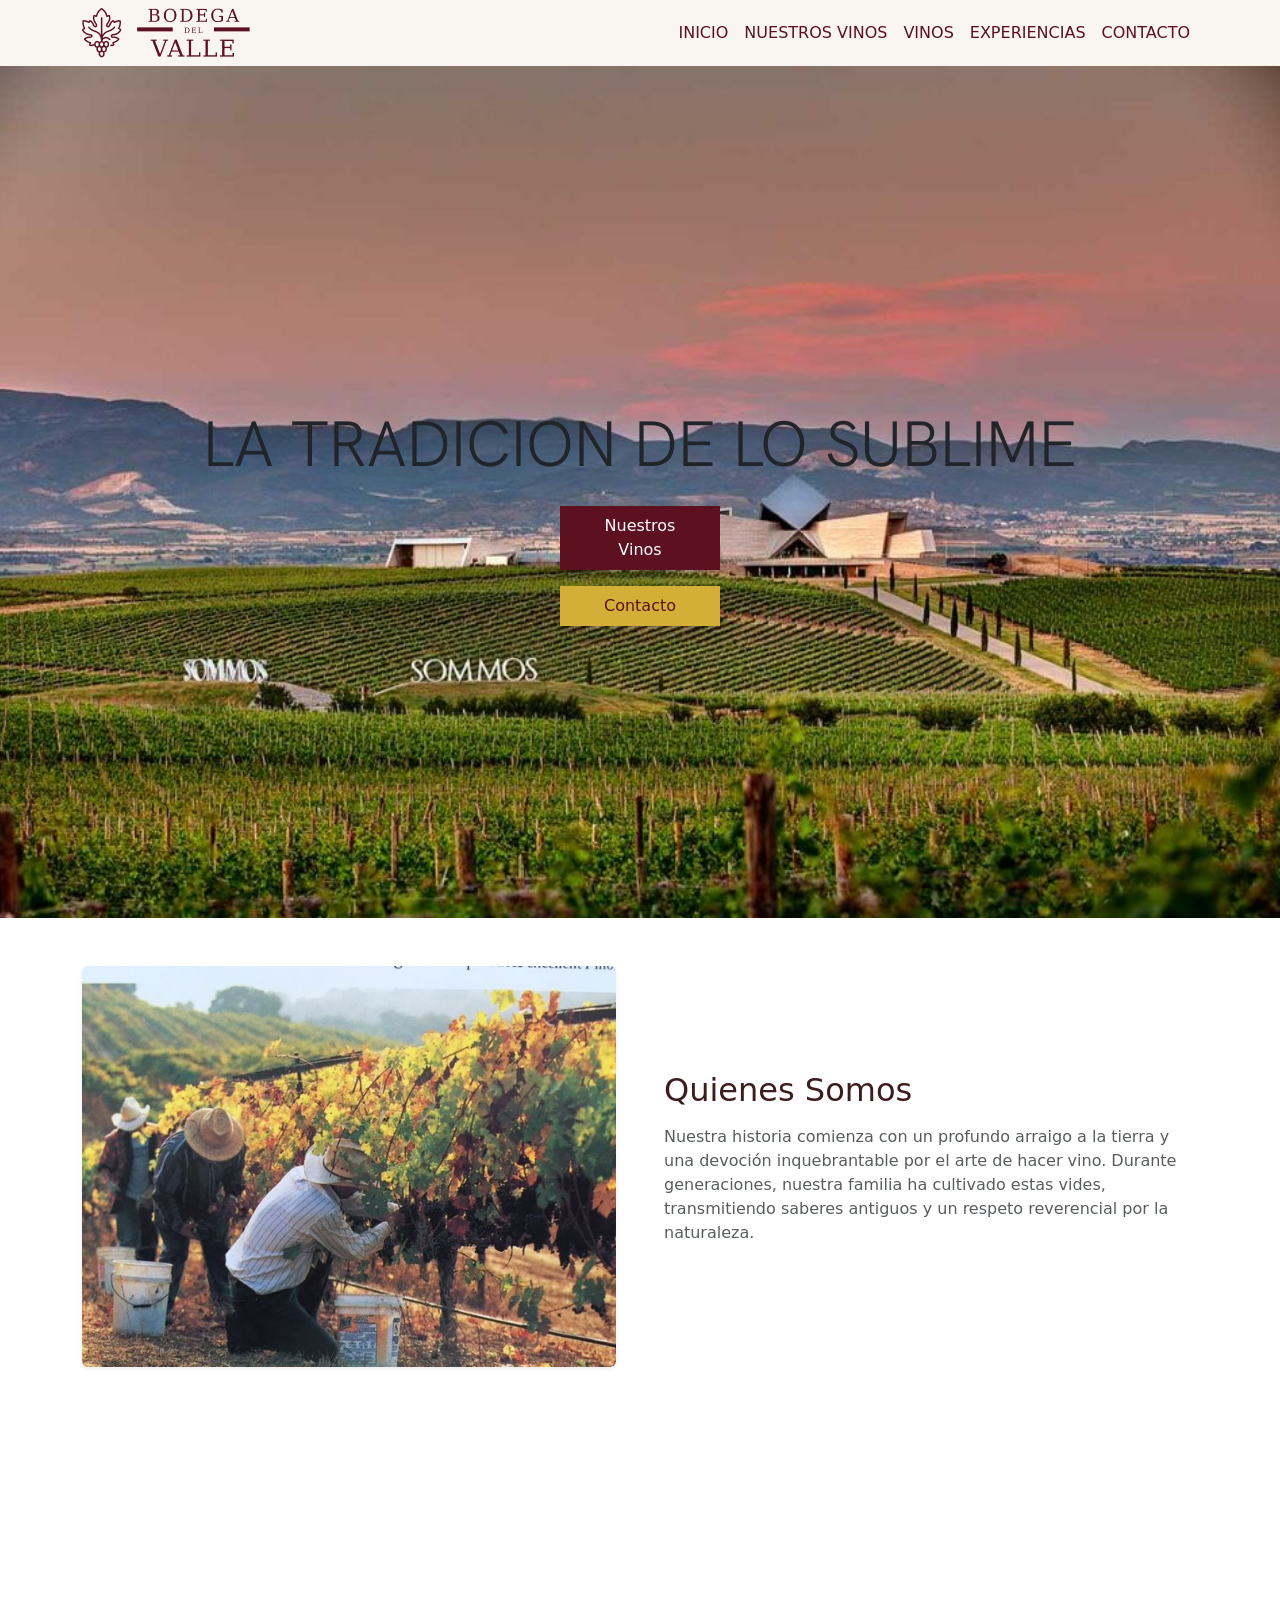
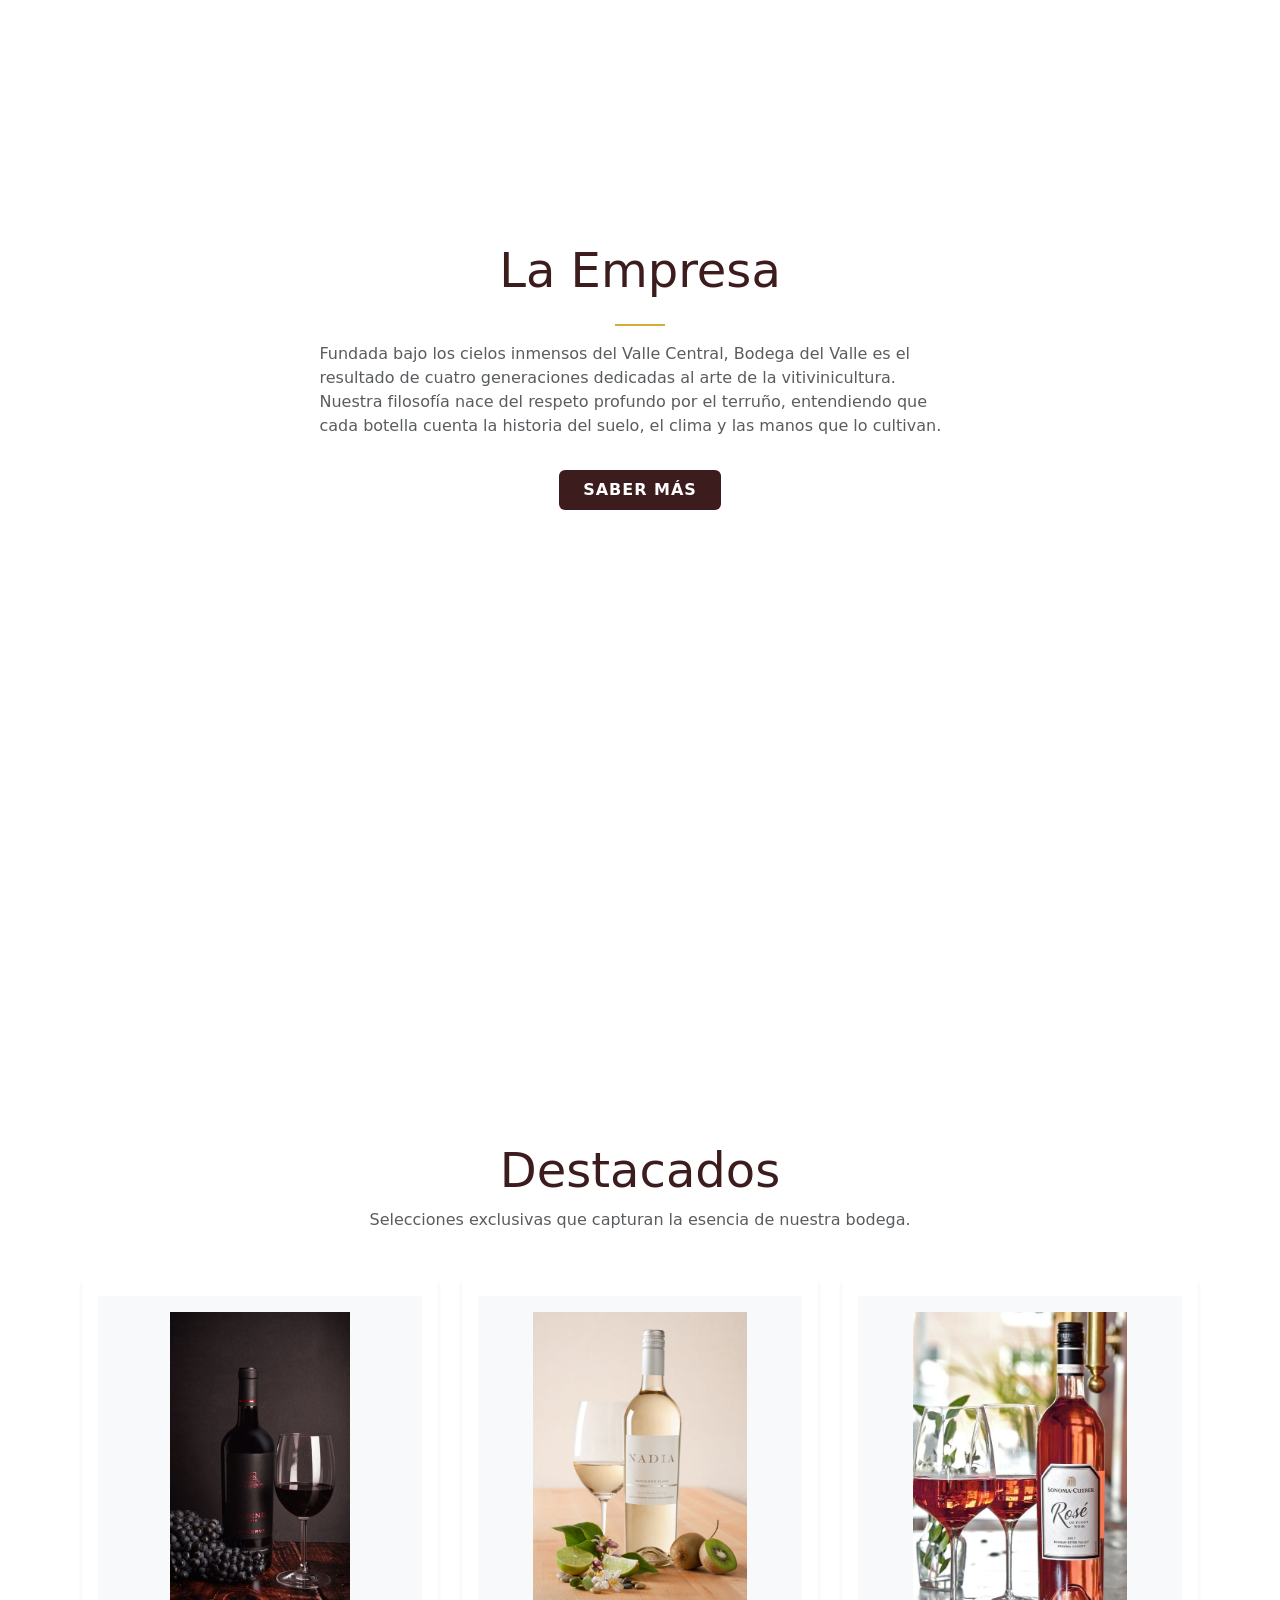
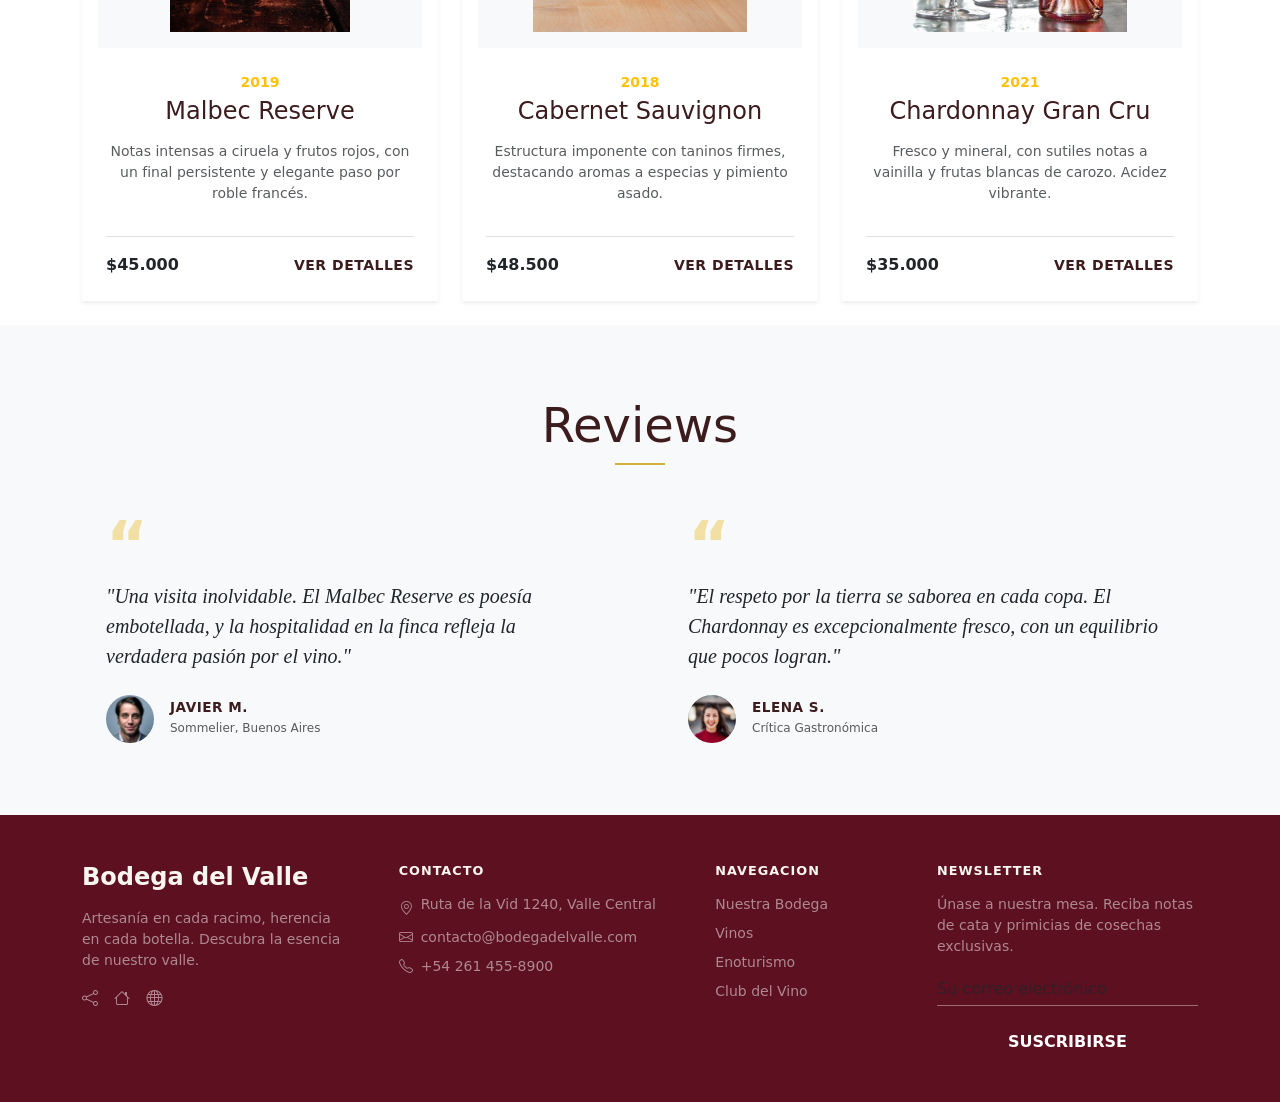
<file: index.html>
<!doctype html>
<html lang="es">
  <head>
    <link rel="preconnect" href="https://fonts.googleapis.com" />
    <link rel="preconnect" href="https://fonts.gstatic.com" crossorigin />
    <link
      href="https://fonts.googleapis.com/css2?family=Hanken+Grotesk:ital,wght@0,100..900;1,100..900&display=swap"
      rel="stylesheet"
    />
    <link rel="preconnect" href="https://fonts.gstatic.com" crossorigin />
    <link
      href="https://fonts.googleapis.com/css2?family=Libre+Caslon+Text:ital,wght@0,400;0,700;1,400&display=swap"
      rel="stylesheet"
    />
    <meta charset="UTF-8" />

    <meta name="viewport" content="width=device-width, initial-scale=1.0" />
    <link rel="stylesheet" href="style.css" />
    <link
      href="https://cdn.jsdelivr.net/npm/bootstrap@5.0.2/dist/css/bootstrap.min.css"
      rel="stylesheet"
      integrity="sha384-EVSTQN3/azprG1Anm3QDgpJLIm9Nao0Yz1ztcQTwFspd3yD65VohhpuuCOmLASjC"
      crossorigin="anonymous"
    />
    <link
      rel="stylesheet"
      href="https://cdn.jsdelivr.net/npm/bootstrap-icons@1.11.3/font/bootstrap-icons.min.css"
    />
    <link rel="icon" type="image/svg+xml" href="./img/favicon.png" />
    <title>Bodega del Valle</title>
  </head>
  <body>
    <header>
      <nav
        class="navbar navbar-expand-lg navbar-light"
        style="background-color: #f9f6f0"
      >
        <div class="container">
          <img
            src="./logo-header.png"
            class="img-fluid"
            alt="Descripción de la imagen"
          />
          <button
            class="navbar-toggler"
            type="button"
            data-bs-toggle="collapse"
            data-bs-target="#navbarNav"
          >
            <span class="navbar-toggler-icon"></span>
          </button>
          <div class="collapse navbar-collapse" id="navbarNav">
            <ul class="navbar-nav ms-auto">
              <li class="nav-item ">
                <a class="nav-link " href="index.html" style="color: #5d1020"
                  >Inicio</a
                >
              </li>
              <li class="nav-item">
                <a class="nav-link " href="#" style="color: #5d1020"
                  >Nuestros vinos</a
                >
              </li>
              <li class="nav-item">
                <a class="nav-link" href="catalogo.html" style="color: #5d1020" >Vinos</a>
              </li>
              <li class="nav-item">
                <a class="nav-link" href="#" style="color: #5d1020"
                  >Experiencias</a
                >
              </li>
              <li class="nav-item">
                <a class="nav-link" href="contacto.html" style="color: #5d1020">Contacto</a>
              </li>
            </ul>
          </div>
        </div>
      </nav>
    </header>

    <main>
      <section
        class="w-100 vh-100 d-flex flex-column justify-content-center align-items-center bg-custom-imagen"
      >
        <!-- El texto se centra automáticamente por el align-items-center del section -->
        <h1 class="text-center mb-4 display-3">LA TRADICION DE LO SUBLIME</h1>

        <!-- Contenedor de botones con flex y espacio (gap) -->
        <div class="hero-overlay d-flex flex-column align-items-center gap-3">
          <button class="btn-primo px-4 py-2">Nuestros Vinos</button>
          <button class="btn-segundo px-4 py-2">Contacto</button>
        </div>
      </section>

      <section class="w-100 vh-100 bg-white">
        <div class="container">
          <div class="row align-items-center g-4 g-lg-5">
            <!-- Columna Izquierda: Imagen -->
            <div class="col-12 col-lg-6">
              <img
                src="./img/quienes-somos-1.jpg"
                class="img-fluid rounded shadow-sm w-100"
                alt="Quiénes Somos - Viñedo"
              />
            </div>

            <div class="col-12 col-lg-6">
              <h2 class="libre-caslon-text-regular mb-3" style="color: #3d1c1e">Quienes Somos</h2>
             

              <p class="text-muted mb-3">
                Nuestra historia comienza con un profundo arraigo a la tierra y
                una devoción inquebrantable por el arte de hacer vino. Durante
                generaciones, nuestra familia ha cultivado estas vides,
                transmitiendo saberes antiguos y un respeto reverencial por la
                naturaleza.
              </p>

             
            </div>
          </div>
        </div>
      </section>

      <section class="w-100 vh-100 bg-white">
        <div class="container py-4">
          <div class="row justify-content-center">
            <!-- Columna centrada con ancho acotado para mantener la legibilidad -->
            <div
              class="col-12 col-md-9 col-lg-7 d-flex flex-column align-items-center"
            >
              <!-- Título -->
              <h2 class=" display-5 mb-2 libre-caslon-text-regular" style="color: #3d1c1e">
                La Empresa
              </h2>

              <!-- Línea decorativa dorada -->
              <div
                class="my-3"
                style="width: 50px; height: 2px; background-color: #d4af37"
              ></div>

              <!-- Textos informativos -->
              <p class="text-muted mb-4 lead fs-6">
                Fundada bajo los cielos inmensos del Valle Central, Bodega del
                Valle es el resultado de cuatro generaciones dedicadas al arte
                de la vitivinicultura. Nuestra filosofía nace del respeto
                profundo por el terruño, entendiendo que cada botella cuenta la
                historia del suelo, el clima y las manos que lo cultivan.
              </p>

            

              <!-- Botón de acción -->
              <a
                href="#"
                class="btn px-4 py-2 text-uppercase fw-semibold tracking-wider text-white border-0 mt-2"
                style="background-color: #3d1c1e; letter-spacing: 1px"
              >
                Saber más
              </a>
            </div>
          </div>
        </div>
      </section>

      <section>
        <div class="container py-4">
          <!-- Encabezado de la sección -->
          <div class="text-center mb-5">
            <h2 class="display-5 libre-caslon-text-regular mb-2" style="color: #3d1c1e">
              Destacados
            </h2>
            <p class="text-muted lead fs-6 mb-0">
              Selecciones exclusivas que capturan la esencia de nuestra bodega.
            </p>
          </div>

          <!-- Carrusel de Tarjetas (solo mobile) -->
          <div class="d-md-none mx-auto" style="max-width: 340px">
            <div style="background-color: #fdf6f4">
              <div class="position-relative">
                <img
                  id="dcImg"
                  src="./img/vino-catalogo-1.jpg"
                  class="w-100"
                  alt=""
                  style="max-height: 300px; object-fit: contain"
                />
                <button
                  type="button"
                  id="dcPrev"
                  class="btn rounded-circle position-absolute top-50 translate-middle-y d-flex align-items-center justify-content-center"
                  style="
                    width: 34px;
                    height: 34px;
                    left: -14px;
                    background-color: rgba(255, 255, 255, 0.75);
                    color: #5d1020;
                    border: 1px solid #e5d9d6;
                  "
                  aria-label="Anterior"
                >
                  &#8249;
                </button>
                <button
                  type="button"
                  id="dcNext"
                  class="btn rounded-circle position-absolute top-50 translate-middle-y d-flex align-items-center justify-content-center"
                  style="
                    width: 34px;
                    height: 34px;
                    right: -14px;
                    background-color: rgba(255, 255, 255, 0.75);
                    color: #5d1020;
                    border: 1px solid #e5d9d6;
                  "
                  aria-label="Siguiente"
                >
                  &#8250;
                </button>
              </div>
              <div class="text-center px-3 pb-3 pt-2">
                <span id="dcAnio" class="fw-bold small" style="color: #5d1020"></span>
                <h3
                  id="dcTitulo"
                  class="libre-caslon-text-regular mt-2 mb-2"
                  style="color: #5d1020; font-size: 1.9rem; line-height: 1.15"
                ></h3>
                <p id="dcDesc" class="small text-muted mb-3"></p>
                <div
                  class="d-flex justify-content-between align-items-center border-top pt-3"
                >
                  <span id="dcPrecio" class="fw-bold text-dark"></span>
                  <button
                    type="button"
                    id="dcVer"
                    class="btn p-0 text-decoration-none fw-bold small"
                    style="color: #3d1c1e; letter-spacing: 0.5px"
                  >
                    VER DETALLES
                  </button>
                </div>
              </div>
            </div>
          </div>

          <!-- Grilla de Tarjetas (3 columnas en md/lg) -->
          <div class="d-none d-md-flex row row-cols-md-3 g-4 destacados-grid">
            <!-- Producto 1: Malbec Reserve -->
            <div class="col">
              <div class="card h-100 border-0 shadow-sm rounded-0 p-3 bg-white">
                <div class="bg-light p-3 text-center mb-3">
                  <img
                    src="./img/vino-catalogo-1.jpg"
                    class="img-fluid"
                    alt="Malbec Reserve"
                    style="max-height: 320px; object-fit: contain"
                  />
                </div>
                <div class="card-body d-flex flex-column text-center p-2">
                  <span class="text-warning fw-bold small mb-1">2019</span>
                  <h3 class="card-title libre-caslon-text-regular h4 mb-3" style="color: #3d1c1e">
                    Malbec Reserve
                  </h3>
                  <p class="card-text text-muted small flex-grow-1">
                    Notas intensas a ciruela y frutos rojos, con un final
                    persistente y elegante paso por roble francés.
                  </p>
                  <div
                    class="d-flex justify-content-between align-items-center pt-3 border-top mt-3"
                  >
                    <span class="fw-bold text-dark">$45.000</span>
                    <a
                      href="#"
                      class="text-decoration-none fw-bold small tracking-wider"
                      style="color: #3d1c1e; letter-spacing: 0.5px"
                      >VER DETALLES</a
                    >
                  </div>
                </div>
              </div>
            </div>

            <!-- Producto 2: Cabernet Sauvignon -->
            <div class="col">
              <div class="card h-100 border-0 shadow-sm rounded-0 p-3 bg-white">
                <div class="bg-light p-3 text-center mb-3">
                  <img
                    src="./img/vino-catalogo-2.jpg"
                    class="img-fluid"
                    alt="Cabernet Sauvignon"
                    style="max-height: 320px; object-fit: contain"
                  />
                </div>
                <div class="card-body d-flex flex-column text-center p-2">
                  <span class="text-warning fw-bold small mb-1">2018</span>
                  <h3 class="card-title h4 mb-3 libre-caslon-text-regular" style="color: #3d1c1e">
                    Cabernet Sauvignon
                  </h3>
                  <p class="card-text text-muted small flex-grow-1">
                    Estructura imponente con taninos firmes, destacando aromas a
                    especias y pimiento asado.
                  </p>
                  <div
                    class="d-flex justify-content-between align-items-center pt-3 border-top mt-3"
                  >
                    <span class="fw-bold text-dark">$48.500</span>
                    <a
                      href="#"
                      class="text-decoration-none fw-bold small tracking-wider"
                      style="color: #3d1c1e; letter-spacing: 0.5px"
                      >VER DETALLES</a
                    >
                  </div>
                </div>
              </div>
            </div>

            <!-- Producto 3: Chardonnay Gran Cru -->
            <div class="col">
              <div class="card h-100 border-0 shadow-sm rounded-0 p-3 bg-white">
                <div class="bg-light p-3 text-center mb-3">
                  <img
                    src="./img/vino-catalogo-3.jpg"
                    class="img-fluid"
                    alt="Chardonnay Gran Cru"
                    style="max-height: 320px; object-fit: contain"
                  />
                </div>
                <div class="card-body d-flex flex-column text-center p-2">
                  <span class="text-warning fw-bold small mb-1">2021</span>
                  <h3 class="card-title h4 mb-3 libre-caslon-text-regular" style="color: #3d1c1e">
                    Chardonnay Gran Cru
                  </h3>
                  <p class="card-text text-muted small flex-grow-1">
                    Fresco y mineral, con sutiles notas a vainilla y frutas
                    blancas de carozo. Acidez vibrante.
                  </p>
                  <div
                    class="d-flex justify-content-between align-items-center pt-3 border-top mt-3"
                  >
                    <span class="fw-bold text-dark">$35.000</span>
                    <a
                      href="#"
                      class="text-decoration-none fw-bold small tracking-wider"
                      style="color: #3d1c1e; letter-spacing: 0.5px"
                      >VER DETALLES</a
                    >
                  </div>
                </div>
              </div>
            </div>
          </div>
        </div>
      </section>
      <section class="py-5 bg-light">
        <div class="container py-4">
          <!-- Título de la sección -->
          <div class="text-center mb-5">
            <h2 class="display-5 libre-caslon-text-regular mb-2" style="color: #3d1c1e">
              Reviews
            </h2>
            <!-- Línea decorativa dorada -->
            <div
              class="mx-auto"
              style="width: 50px; height: 2px; background-color: #d4af37"
            ></div>
          </div>

          <!-- Grilla de Testimonios (2 columnas) -->
          <div class="row row-cols-1 row-cols-md-2 g-5 justify-content-center">
            <!-- Review 1 -->
            <div class="col">
              <div class="d-flex flex-column h-100 px-3 px-lg-4">
                <!-- Comillas doradas -->
                <span
                  class="display-3 fw-bold leading-none mb-1"
                  style="color: #f1dfa4; line-height: 1"
                  >“</span
                >

                <!-- Cita en cursiva -->
                <blockquote
                  class="blockquote fst-italic fs-5 text-dark mb-4 flex-grow-1"
                  style="font-family: Georgia, serif; line-height: 1.5"
                >
                  "Una visita inolvidable. El Malbec Reserve es poesía
                  embotellada, y la hospitalidad en la finca refleja la
                  verdadera pasión por el vino."
                </blockquote>

                <!-- Autor del testimonio -->
                <div class="d-flex align-items-center mt-auto">
                  <img
                    src="./img/avatar-javier.jpg"
                    class="rounded-circle me-3 object-fit-cover"
                    width="48"
                    height="48"
                    alt="Javier M."
                  />
                  <div>
                    <h6
                      class="fw-bold mb-0 text-uppercase tracking-wider"
                      style="
                        color: #3d1c1e;
                        font-size: 0.85rem;
                        letter-spacing: 0.5px;
                      "
                    >
                      JAVIER M.
                    </h6>
                    <small class="text-muted" style="font-size: 0.75rem"
                      >Sommelier, Buenos Aires</small
                    >
                  </div>
                </div>
              </div>
            </div>

            <!-- Review 2 -->
            <div class="col">
              <div class="d-flex flex-column h-100 px-3 px-lg-4">
                <!-- Comillas doradas -->
                <span
                  class="display-3 fw-bold leading-none mb-1"
                  style="color: #f1dfa4; line-height: 1"
                  >“</span
                >

                <!-- Cita en cursiva -->
                <blockquote
                  class="blockquote fst-italic fs-5 text-dark mb-4 flex-grow-1"
                  style="font-family: Georgia, serif; line-height: 1.5"
                >
                  "El respeto por la tierra se saborea en cada copa. El
                  Chardonnay es excepcionalmente fresco, con un equilibrio que
                  pocos logran."
                </blockquote>

                <!-- Autor del testimonio -->
                <div class="d-flex align-items-center mt-auto">
                  <img
                    src="./img/avatar-elena.jpg"
                    class="rounded-circle me-3 object-fit-cover"
                    width="48"
                    height="48"
                    alt="Elena S."
                  />
                  <div>
                    <h6
                      class="fw-bold mb-0 text-uppercase tracking-wider"
                      style="
                        color: #3d1c1e;
                        font-size: 0.85rem;
                        letter-spacing: 0.5px;
                      "
                    >
                      ELENA S.
                    </h6>
                    <small class="text-muted" style="font-size: 0.75rem"
                      >Crítica Gastronómica</small
                    >
                  </div>
                </div>
              </div>
            </div>
          </div>
        </div>
      </section>

      <!-- SECCIÓN: NEWSLETTER / ÚNETE A NUESTRA MESA -->
    

      <!-- FOOTER -->
      <footer class="pt-5 pb-3 bg-fondo2" style="color: #f9f6f0">
        <div class="container pb-4">
          <div class="row g-4 justify-content-between">
            <!-- Columna 1: Marca y Redes -->
            <div class="col-12 col-md-4 col-lg-3">
              <h3 class="h4 fw-bold mb-3" style="color: #f9f6f0">
                Bodega del Valle
              </h3>
              <p class="small text-white-50 mb-3">
                Artesanía en cada racimo, herencia en cada botella. Descubra la
                esencia de nuestro valle.
              </p>
              <!-- Iconos sociales / enlaces -->
              <div class="d-flex gap-3 text-white-50">
                <a href="#" class="text-reset text-decoration-none"
                  ><i class="bi bi-share"></i
                ></a>
                <a href="#" class="text-reset text-decoration-none"
                  ><i class="bi bi-house"></i
                ></a>
                <a href="#" class="text-reset text-decoration-none"
                  ><i class="bi bi-globe"></i
                ></a>
              </div>
            </div>

            <!-- Columna 2: Contacto -->
            <div class="col-12 col-md-4 col-lg-3">
              <h6
                class="fw-bold text-uppercase mb-3 tracking-wider"
                style="color: #f9f6f0; font-size: 0.8rem; letter-spacing: 1px"
              >
                CONTACTO
              </h6>
              <ul
                class="list-unstyled small text-white-50 d-flex flex-column gap-2 mb-0"
              >
                <li class="d-flex align-items-start gap-2">
                  <i class="bi bi-geo-alt mt-1"></i>
                  <span>Ruta de la Vid 1240, Valle Central</span>
                </li>
                <li class="d-flex align-items-center gap-2">
                  <i class="bi bi-envelope"></i>
                  <span>contacto@bodegadelvalle.com</span>
                </li>
                <li class="d-flex align-items-center gap-2">
                  <i class="bi bi-telephone"></i>
                  <span>+54 261 455-8900</span>
                </li>
              </ul>
            </div>

            <div class="col-12 col-md-4 col-lg-2">
              <h6
                class="fw-bold text-uppercase mb-3 tracking-wider"
                style="color: #f9f6f0; font-size: 0.8rem; letter-spacing: 1px"
              >
                NAVEGACION
              </h6>
              <ul class="list-unstyled small text-white-50 d-flex flex-column gap-2 mb-0">
                <li>
                  <a href="#" class="text-decoration-none text-white-50"
                    >Nuestra Bodega</a
                  >
                </li>
                <li>
                  <a href="#" class="text-decoration-none text-white-50">Vinos</a>
                </li>
                <li>
                  <a href="#" class="text-decoration-none text-white-50"
                    >Enoturismo</a
                  >
                </li>
                <li>
                  <a href="#" class="text-decoration-none text-white-50"
                    >Club del Vino</a
                  >
                </li>
              </ul>
            </div>

            <!-- Columna 4: Newsletter Secundario -->
            <div class="col-12 col-md-6 col-lg-3">
              <h6
                class="fw-bold text-uppercase mb-3 tracking-wider"
                style="color: #f9f6f0; font-size: 0.8rem; letter-spacing: 1px"
              >
                NEWSLETTER
              </h6>
              <p class="small text-white-50 mb-3">
                Únase a nuestra mesa. Reciba notas de cata y primicias de
                cosechas exclusivas.
              </p>
              <form>
                <input
                  type="email"
                  class="form-control bg-transparent border-0 border-bottom rounded-0 px-0 py-1 mb-3 small"
                  placeholder="Su correo electrónico"
                  style="border-color: rgba(249, 246, 240, 0.4) !important; color: #f9f6f0"
                />
                <button
                  type="submit"
                  class="btn-primo text-white rounded-0 w-100 py-2 text-uppercase fw-semibold tracking-wider"
                >
                  SUSCRIBIRSE
                </button>
              </form>
            </div>
          </div>

        </div>
      </footer>
    </main>

    <div
      class="modal fade"
      id="mobileVinoModal"
      tabindex="-1"
      aria-hidden="true"
    >
      <div
        class="modal-dialog modal-dialog-centered"
        style="max-width: 360px"
      >
        <div
          class="modal-content border-0 rounded-0"
          style="background-color: #fdf6f4"
        >
          <div class="modal-body p-3 p-sm-4">
            <div class="position-relative">
              <img
                id="mvImg"
                src="./img/vino-catalogo-3.jpg"
                class="w-100"
                alt=""
                style="max-height: 300px; object-fit: contain"
              />
              <button
                type="button"
                id="mvPrev"
                class="btn rounded-circle position-absolute top-50 start-0 translate-middle-y d-flex align-items-center justify-content-center"
                style="width: 32px; height: 32px; background-color: #e9e2e0; color: #5d1020"
                aria-label="Anterior"
              >
                &#8249;
              </button>
              <button
                type="button"
                id="mvNext"
                class="btn rounded-circle position-absolute top-50 end-0 translate-middle-y d-flex align-items-center justify-content-center"
                style="width: 32px; height: 32px; background-color: #e9e2e0; color: #5d1020"
                aria-label="Siguiente"
              >
                &#8250;
              </button>
            </div>
            <div class="text-center mt-3">
              <span id="mvAnio" class="fw-bold small" style="color: #5d1020"></span>
              <h3
                id="mvTitulo"
                class="libre-caslon-text-regular h3 mt-2 mb-2"
                style="color: #3d1c1e"
              ></h3>
              <p id="mvDesc" class="small text-muted mb-3"></p>
              <div
                class="d-flex justify-content-between align-items-center border-top pt-3"
              >
                <span id="mvPrecio" class="fw-bold text-dark"></span>
                <a
                  href="contacto.html"
                  class="text-decoration-none fw-bold small"
                  style="color: #3d1c1e; letter-spacing: 0.5px"
                  >VER DETALLES</a
                >
              </div>
            </div>
          </div>
        </div>
      </div>
    </div>

    <script
      src="https://cdn.jsdelivr.net/npm/bootstrap@5.0.2/dist/js/bootstrap.bundle.min.js"
      integrity="sha384-MrcW6ZMFYlzcLA8Nl+NtUVF0sA7MsXsP1UyJoMp4YLEuNSfAP+JcXn/tWtIaxVXM"
      crossorigin="anonymous"
    ></script>
    <script>
      (function () {
        var MOBILE_BREAKPOINT = 768;
        var cards = Array.prototype.slice.call(
          document.querySelectorAll(".destacados-grid .card")
        );
        if (!cards.length) return;

        var modalEl = document.getElementById("mobileVinoModal");
        var modal = modalEl ? new bootstrap.Modal(modalEl) : null;
        var current = 0;

        function getData(card) {
          var img = card.querySelector("img");
          return {
            img: img.src,
            alt: img.alt,
            anio: card.querySelector(".text-warning").textContent.trim(),
            titulo: card.querySelector(".card-title").textContent.trim(),
            desc: card.querySelector(".card-text").textContent.trim(),
            precio: card.querySelector(".fw-bold.text-dark").textContent.trim()
          };
        }

        function renderCarousel(index) {
          current = (index + cards.length) % cards.length;
          var data = getData(cards[current]);
          document.getElementById("dcImg").src = data.img;
          document.getElementById("dcImg").alt = data.alt;
          document.getElementById("dcAnio").textContent = data.anio;
          document.getElementById("dcTitulo").textContent = data.titulo;
          document.getElementById("dcDesc").textContent = data.desc;
          document.getElementById("dcPrecio").textContent = data.precio;
        }

        function renderModal() {
          if (!modal) return;
          var data = getData(cards[current]);
          document.getElementById("mvImg").src = data.img;
          document.getElementById("mvImg").alt = data.alt;
          document.getElementById("mvAnio").textContent = data.anio;
          document.getElementById("mvTitulo").textContent = data.titulo;
          document.getElementById("mvDesc").textContent = data.desc;
          document.getElementById("mvPrecio").textContent = data.precio;
        }

        function step(delta) {
          renderCarousel(current + delta);
          renderModal();
        }

        renderCarousel(0);

        document.getElementById("dcPrev").addEventListener("click", function () {
          step(-1);
        });
        document.getElementById("dcNext").addEventListener("click", function () {
          step(1);
        });
        document.getElementById("dcVer").addEventListener("click", function () {
          renderModal();
          if (modal) modal.show();
        });

        if (modalEl) {
          document.getElementById("mvPrev").addEventListener("click", function () {
            step(-1);
          });
          document.getElementById("mvNext").addEventListener("click", function () {
            step(1);
          });

          window.addEventListener("resize", function () {
            if (window.innerWidth >= MOBILE_BREAKPOINT) modal.hide();
          });
        }
      })();
    </script>
  </body>
</html>
</file>
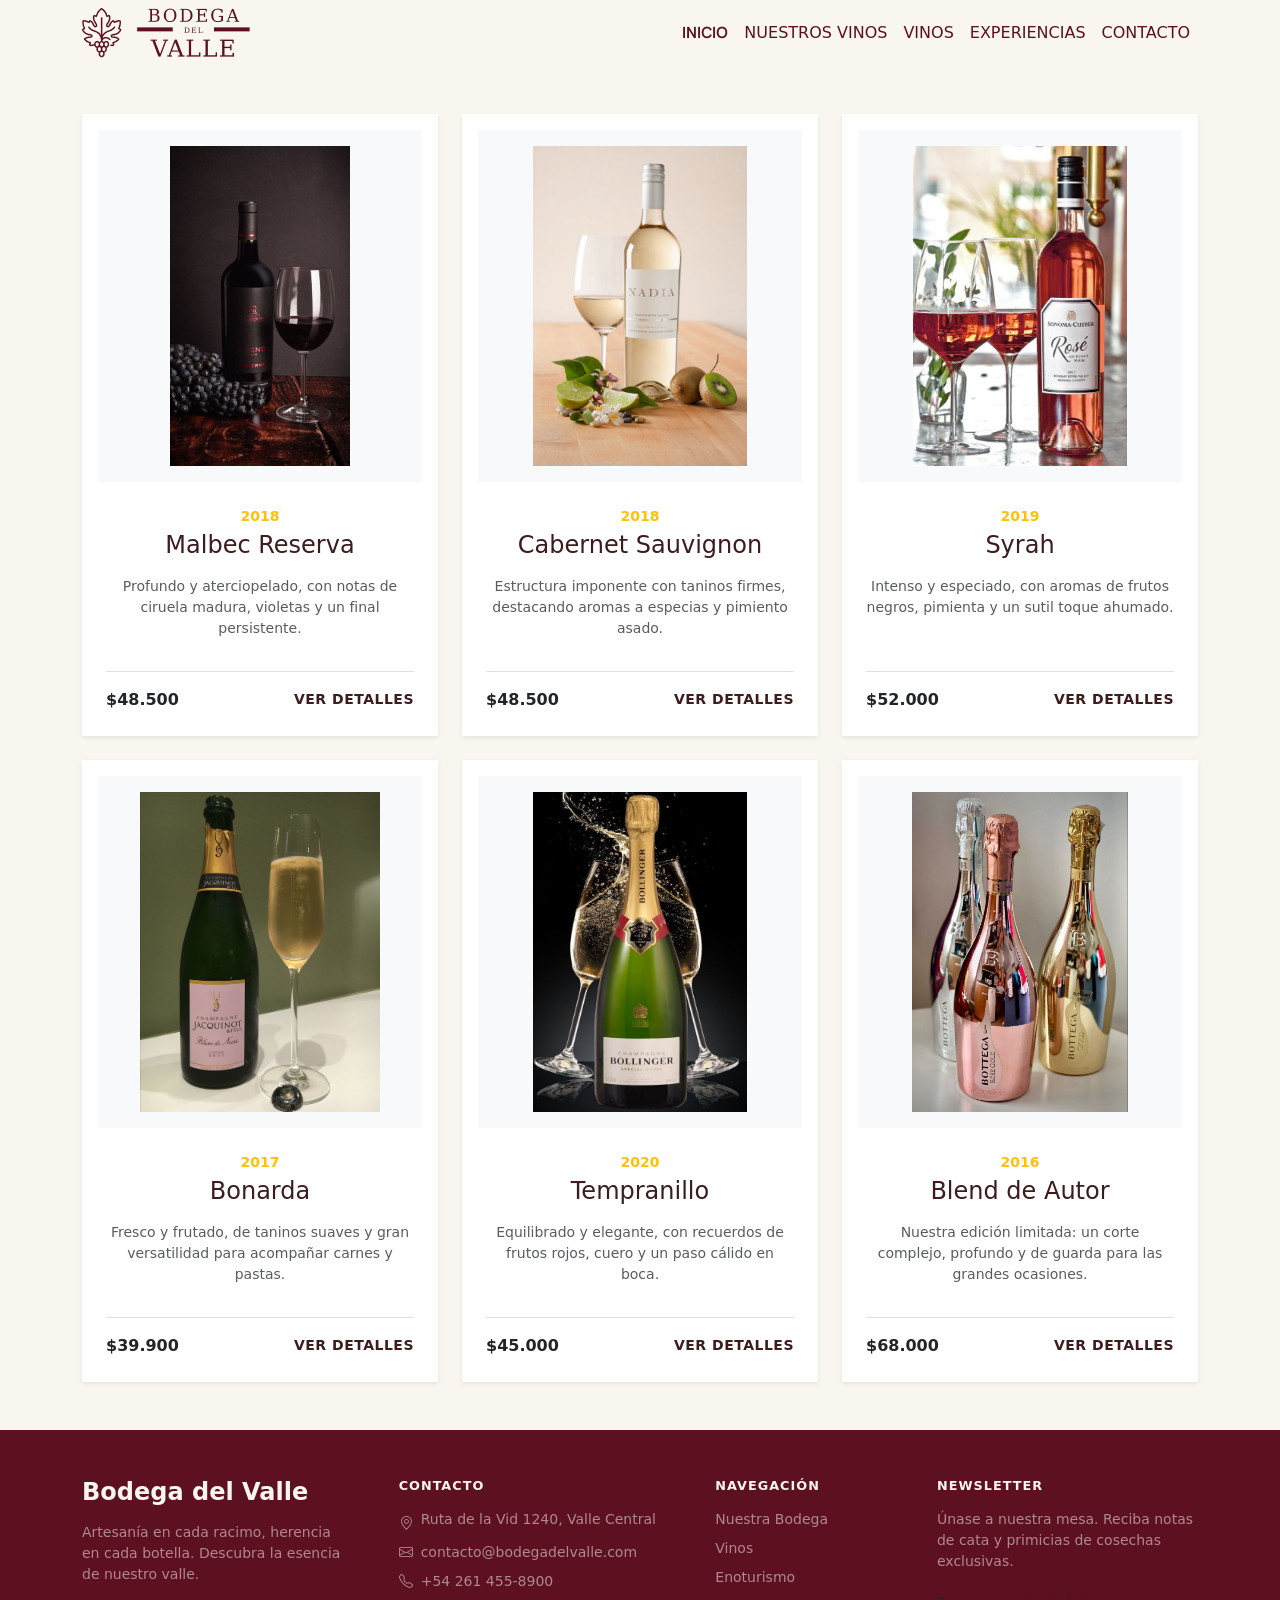
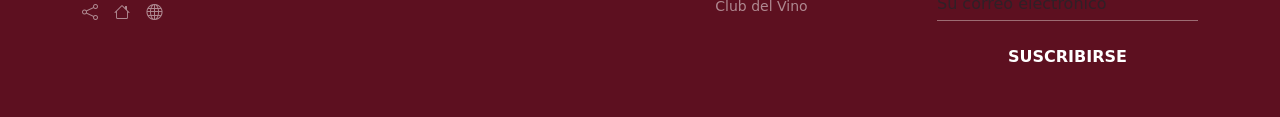
<file: catalogo.html>
<!doctype html>
<html lang="es">
  <head>
    <link rel="preconnect" href="https://fonts.googleapis.com" />
    <link rel="preconnect" href="https://fonts.gstatic.com" crossorigin />
    <link
      href="https://fonts.googleapis.com/css2?family=Hanken+Grotesk:ital,wght@0,100..900;1,100..900&display=swap"
      rel="stylesheet"
    />
    <link rel="preconnect" href="https://fonts.gstatic.com" crossorigin />
    <link
      href="https://fonts.googleapis.com/css2?family=Libre+Caslon+Text:ital,wght@0,400;0,700;1,400&display=swap"
      rel="stylesheet"
    />
    <meta charset="UTF-8" />

    <meta name="viewport" content="width=device-width, initial-scale=1.0" />
    <link rel="stylesheet" href="style.css" />
    <link
      href="https://cdn.jsdelivr.net/npm/bootstrap@5.0.2/dist/css/bootstrap.min.css"
      rel="stylesheet"
      integrity="sha384-EVSTQN3/azprG1Anm3QDgpJLIm9Nao0Yz1ztcQTwFspd3yD65VohhpuuCOmLASjC"
      crossorigin="anonymous"
    />
    <link
      rel="stylesheet"
      href="https://cdn.jsdelivr.net/npm/bootstrap-icons@1.11.3/font/bootstrap-icons.min.css"
    />
    <link rel="icon" type="image/svg+xml" href="./img/favicon.png" />

    <title>Catalogo</title>
  </head>
  <body>
    <header>
      <nav
        class="navbar navbar-expand-lg navbar-light"
        style="background-color: #f9f6f0"
      >
        <div class="container">
          <img
            src="./logo-header.png"
            class="img-fluid"
            alt="Descripción de la imagen"
          />
          <button
            class="navbar-toggler"
            type="button"
            data-bs-toggle="collapse"
            data-bs-target="#navbarNav"
          >
            <span class="navbar-toggler-icon"></span>
          </button>
          <div class="collapse navbar-collapse" id="navbarNav">
            <ul class="navbar-nav ms-auto">
              <li class="nav-item ff-grotesk">
                <a
                  class="nav-link active"
                  href="index.html"
                  style="color: #5d1020"
                  >Inicio</a
                >
              </li>
              <li class="nav-item">
                <a class="nav-link" href="#" style="color: #5d1020"
                  >Nuestros vinos</a
                >
              </li>
              <li class="nav-item">
                <a class="nav-link" href="catalogo.html" style="color: #5d1020">Vinos</a>
              </li>
              <li class="nav-item">
                <a class="nav-link" href="#" style="color: #5d1020"
                  >Experiencias</a
                >
              </li>
              <li class="nav-item">
                <a class="nav-link" href="contacto.html" style="color: #5d1020">Contacto</a>
              </li>
            </ul>
          </div>
        </div>
      </nav>
    </header>

    <main class="py-5" style="background-color: #f9f6f0">
      <div class="container">
        <div class="row g-4">
          <div class="col-12 col-md-6 col-lg-4">
            <div class="card h-100 border-0 shadow-sm rounded-0 p-3 bg-white">
              <div class="bg-light p-3 text-center mb-3">
                <img
                  src="./img/vino-catalogo-1.jpg"
                  class="img-fluid"
                  alt="Malbec Reserva"
                  style="max-height: 320px; object-fit: contain"
                />
              </div>
              <div class="card-body d-flex flex-column text-center p-2">
                <span class="text-warning fw-bold small mb-1">2018</span>
                <h3
                  class="card-title h4 mb-3 libre-caslon-text-regular"
                  style="color: #3d1c1e"
                >
                  Malbec Reserva
                </h3>
                <p class="card-text text-muted small flex-grow-1">
                  Profundo y aterciopelado, con notas de ciruela madura, violetas
                  y un final persistente.
                </p>
                <div
                  class="d-flex justify-content-between align-items-center pt-3 border-top mt-3"
                >
                  <span class="fw-bold text-dark">$48.500</span>
                  <a
                    href="#"
                    data-bs-toggle="modal"
                    data-bs-target="#vinoModal"
                    class="text-decoration-none fw-bold small tracking-wider"
                    style="color: #3d1c1e; letter-spacing: 0.5px"
                    >VER DETALLES</a
                  >
                </div>
              </div>
            </div>
          </div>

          <div class="col-12 col-md-6 col-lg-4">
            <div class="card h-100 border-0 shadow-sm rounded-0 p-3 bg-white">
              <div class="bg-light p-3 text-center mb-3">
                <img
                  src="./img/vino-catalogo-2.jpg"
                  class="img-fluid"
                  alt="Cabernet Sauvignon"
                  style="max-height: 320px; object-fit: contain"
                />
              </div>
              <div class="card-body d-flex flex-column text-center p-2">
                <span class="text-warning fw-bold small mb-1">2018</span>
                <h3
                  class="card-title h4 mb-3 libre-caslon-text-regular"
                  style="color: #3d1c1e"
                >
                  Cabernet Sauvignon
                </h3>
                <p class="card-text text-muted small flex-grow-1">
                  Estructura imponente con taninos firmes, destacando aromas a
                  especias y pimiento asado.
                </p>
                <div
                  class="d-flex justify-content-between align-items-center pt-3 border-top mt-3"
                >
                  <span class="fw-bold text-dark">$48.500</span>
                  <a
                    href="#"
                    data-bs-toggle="modal"
                    data-bs-target="#vinoModal"
                    class="text-decoration-none fw-bold small tracking-wider"
                    style="color: #3d1c1e; letter-spacing: 0.5px"
                    >VER DETALLES</a
                  >
                </div>
              </div>
            </div>
          </div>

          <div class="col-12 col-md-6 col-lg-4">
            <div class="card h-100 border-0 shadow-sm rounded-0 p-3 bg-white">
              <div class="bg-light p-3 text-center mb-3">
                <img
                  src="./img/vino-catalogo-3.jpg"
                  class="img-fluid"
                  alt="Syrah"
                  style="max-height: 320px; object-fit: contain"
                />
              </div>
              <div class="card-body d-flex flex-column text-center p-2">
                <span class="text-warning fw-bold small mb-1">2019</span>
                <h3
                  class="card-title h4 mb-3 libre-caslon-text-regular"
                  style="color: #3d1c1e"
                >
                  Syrah
                </h3>
                <p class="card-text text-muted small flex-grow-1">
                  Intenso y especiado, con aromas de frutos negros, pimienta y
                  un sutil toque ahumado.
                </p>
                <div
                  class="d-flex justify-content-between align-items-center pt-3 border-top mt-3"
                >
                  <span class="fw-bold text-dark">$52.000</span>
                  <a
                    href="#"
                    data-bs-toggle="modal"
                    data-bs-target="#vinoModal"
                    class="text-decoration-none fw-bold small tracking-wider"
                    style="color: #3d1c1e; letter-spacing: 0.5px"
                    >VER DETALLES</a
                  >
                </div>
              </div>
            </div>
          </div>

          <div class="col-12 col-md-6 col-lg-4">
            <div class="card h-100 border-0 shadow-sm rounded-0 p-3 bg-white">
              <div class="bg-light p-3 text-center mb-3">
                <img
                  src="./img/vino-catalogo-4.jpg"
                  class="img-fluid"
                  alt="Bonarda"
                  style="max-height: 320px; object-fit: contain"
                />
              </div>
              <div class="card-body d-flex flex-column text-center p-2">
                <span class="text-warning fw-bold small mb-1">2017</span>
                <h3
                  class="card-title h4 mb-3 libre-caslon-text-regular"
                  style="color: #3d1c1e"
                >
                  Bonarda
                </h3>
                <p class="card-text text-muted small flex-grow-1">
                  Fresco y frutado, de taninos suaves y gran versatilidad para
                  acompañar carnes y pastas.
                </p>
                <div
                  class="d-flex justify-content-between align-items-center pt-3 border-top mt-3"
                >
                  <span class="fw-bold text-dark">$39.900</span>
                  <a
                    href="#"
                    data-bs-toggle="modal"
                    data-bs-target="#vinoModal"
                    class="text-decoration-none fw-bold small tracking-wider"
                    style="color: #3d1c1e; letter-spacing: 0.5px"
                    >VER DETALLES</a
                  >
                </div>
              </div>
            </div>
          </div>

          <div class="col-12 col-md-6 col-lg-4">
            <div class="card h-100 border-0 shadow-sm rounded-0 p-3 bg-white">
              <div class="bg-light p-3 text-center mb-3">
                <img
                  src="./img/vino-catalogo-5.jpg"
                  class="img-fluid"
                  alt="Tempranillo"
                  style="max-height: 320px; object-fit: contain"
                />
              </div>
              <div class="card-body d-flex flex-column text-center p-2">
                <span class="text-warning fw-bold small mb-1">2020</span>
                <h3
                  class="card-title h4 mb-3 libre-caslon-text-regular"
                  style="color: #3d1c1e"
                >
                  Tempranillo
                </h3>
                <p class="card-text text-muted small flex-grow-1">
                  Equilibrado y elegante, con recuerdos de frutos rojos, cuero y
                  un paso cálido en boca.
                </p>
                <div
                  class="d-flex justify-content-between align-items-center pt-3 border-top mt-3"
                >
                  <span class="fw-bold text-dark">$45.000</span>
                  <a
                    href="#"
                    data-bs-toggle="modal"
                    data-bs-target="#vinoModal"
                    class="text-decoration-none fw-bold small tracking-wider"
                    style="color: #3d1c1e; letter-spacing: 0.5px"
                    >VER DETALLES</a
                  >
                </div>
              </div>
            </div>
          </div>

          <div class="col-12 col-md-6 col-lg-4">
            <div class="card h-100 border-0 shadow-sm rounded-0 p-3 bg-white">
              <div class="bg-light p-3 text-center mb-3">
                <img
                  src="./img/vino-catalogo-6.jpg"
                  class="img-fluid"
                  alt="Blend de Autor"
                  style="max-height: 320px; object-fit: contain"
                />
              </div>
              <div class="card-body d-flex flex-column text-center p-2">
                <span class="text-warning fw-bold small mb-1">2016</span>
                <h3
                  class="card-title h4 mb-3 libre-caslon-text-regular"
                  style="color: #3d1c1e"
                >
                  Blend de Autor
                </h3>
                <p class="card-text text-muted small flex-grow-1">
                  Nuestra edición limitada: un corte complejo, profundo y de
                  guarda para las grandes ocasiones.
                </p>
                <div
                  class="d-flex justify-content-between align-items-center pt-3 border-top mt-3"
                >
                  <span class="fw-bold text-dark">$68.000</span>
                  <a
                    href="#"
                    data-bs-toggle="modal"
                    data-bs-target="#vinoModal"
                    class="text-decoration-none fw-bold small tracking-wider"
                    style="color: #3d1c1e; letter-spacing: 0.5px"
                    >VER DETALLES</a
                  >
                </div>
              </div>
            </div>
          </div>
        </div>
      </div>
    </main>

    <footer class="pt-5 pb-3 bg-fondo2" style="color: #f9f6f0">
      <div class="container pb-4">
        <div class="row g-4 justify-content-between">
          <!-- Columna 1: Marca y Redes -->
          <div class="col-12 col-md-4 col-lg-3">
            <h3 class="h4 fw-bold mb-3" style="color: #f9f6f0">
              Bodega del Valle
            </h3>
            <p class="small text-white-50 mb-3">
              Artesanía en cada racimo, herencia en cada botella. Descubra la
              esencia de nuestro valle.
            </p>
            <!-- Iconos sociales / enlaces -->
            <div class="d-flex gap-3 text-white-50">
              <a href="#" class="text-reset text-decoration-none"
                ><i class="bi bi-share"></i
              ></a>
              <a href="#" class="text-reset text-decoration-none"
                ><i class="bi bi-house"></i
              ></a>
              <a href="#" class="text-reset text-decoration-none"
                ><i class="bi bi-globe"></i
              ></a>
            </div>
          </div>

          <!-- Columna 2: Contacto -->
          <div class="col-12 col-md-4 col-lg-3">
            <h6
              class="fw-bold text-uppercase mb-3 tracking-wider"
              style="color: #f9f6f0; font-size: 0.8rem; letter-spacing: 1px"
            >
              CONTACTO
            </h6>
            <ul
              class="list-unstyled small text-white-50 d-flex flex-column gap-2 mb-0"
            >
              <li class="d-flex align-items-start gap-2">
                <i class="bi bi-geo-alt mt-1"></i>
                <span>Ruta de la Vid 1240, Valle Central</span>
              </li>
              <li class="d-flex align-items-center gap-2">
                <i class="bi bi-envelope"></i>
                <span>contacto@bodegadelvalle.com</span>
              </li>
              <li class="d-flex align-items-center gap-2">
                <i class="bi bi-telephone"></i>
                <span>+54 261 455-8900</span>
              </li>
            </ul>
          </div>

          <!-- Columna 3: Navegación -->
          <div class="col-12 col-md-4 col-lg-2">
            <h6
              class="fw-bold text-uppercase mb-3 tracking-wider"
              style="color: #f9f6f0; font-size: 0.8rem; letter-spacing: 1px"
            >
              NAVEGACIÓN
            </h6>
            <ul
              class="list-unstyled small text-white-50 d-flex flex-column gap-2 mb-0"
            >
              <li>
                <a href="#" class="text-decoration-none text-white-50"
                  >Nuestra Bodega</a
                >
              </li>
              <li>
                <a href="#" class="text-decoration-none text-white-50">Vinos</a>
              </li>
              <li>
                <a href="#" class="text-decoration-none text-white-50"
                  >Enoturismo</a
                >
              </li>
              <li>
                <a href="#" class="text-decoration-none text-white-50"
                  >Club del Vino</a
                >
              </li>
            </ul>
          </div>

          <!-- Columna 4: Newsletter Secundario -->
          <div class="col-12 col-md-6 col-lg-3">
            <h6
              class="fw-bold text-uppercase mb-3 tracking-wider"
              style="color: #f9f6f0; font-size: 0.8rem; letter-spacing: 1px"
            >
              NEWSLETTER
            </h6>
            <p class="small text-white-50 mb-3">
              Únase a nuestra mesa. Reciba notas de cata y primicias de cosechas
              exclusivas.
            </p>
            <form>
              <input
                type="email"
                class="form-control bg-transparent border-0 border-bottom rounded-0 px-0 py-1 mb-3 small"
                placeholder="Su correo electrónico"
                style="
                  border-color: rgba(249, 246, 240, 0.4) !important;
                  color: #f9f6f0;
                "
              />
              <button
                type="submit"
                class="btn-primo text-white rounded-0 w-100 py-2 text-uppercase fw-semibold tracking-wider"
              >
                SUSCRIBIRSE
              </button>
            </form>
          </div>
        </div>

       
      </div>
    </footer>

    <div
      class="modal fade"
      id="vinoModal"
      tabindex="-1"
      aria-labelledby="vinoModalLabel"
      aria-hidden="true"
    >
      <div class="modal-dialog modal-lg modal-dialog-centered">
        <div class="modal-content border-0 rounded-0 overflow-hidden">
          <div class="row g-0">
            <div class="col-12 col-md-6">
              <img
                id="modalVinoImg"
                src="./img/vino-catalogo-1.jpg"
                alt=""
                class="w-100 h-100"
                style="object-fit: cover; min-height: 340px"
              />
            </div>
            <div class="col-12 col-md-6 position-relative">
              <button
                type="button"
                class="btn btn-dark rounded-circle position-absolute top-0 end-0 m-3 d-flex align-items-center justify-content-center"
                style="width: 36px; height: 36px; z-index: 5"
                data-bs-dismiss="modal"
                aria-label="Cerrar"
              >
                &times;
              </button>
              <div class="p-4 p-md-5 d-flex flex-column h-100">
                <span id="modalVinoAnio" class="text-muted small mb-1"></span>
                <h3
                  id="vinoModalLabel"
                  class="libre-caslon-text-regular h3 mb-3"
                  style="color: #3d1c1e"
                ></h3>
                <p id="modalVinoDesc" class="small text-muted mb-0"></p>
                <div
                  class="d-flex justify-content-between align-items-end mt-auto pt-4"
                >
                  <span id="modalVinoPrecio" class="fw-bold fs-5"></span>
                  <a
                    href="contacto.html"
                    class=" btn-tercero px-3 py-2"
                  >
                    Contactar
                  </a>
                </div>
              </div>
            </div>
          </div>
        </div>
      </div>
    </div>

    <script
      src="https://cdn.jsdelivr.net/npm/bootstrap@5.0.2/dist/js/bootstrap.bundle.min.js"
      integrity="sha384-MrcW6ZMFYlzcLA8Nl+NtUVF0sA7MsXsP1UyJoMp4YLEuNSfAP+JcXn/tWtIaxVXM"
      crossorigin="anonymous"
    ></script>
    <script>
      document
        .getElementById("vinoModal")
        .addEventListener("show.bs.modal", function (event) {
          var card = event.relatedTarget.closest(".card");
          if (!card) return;
          var img = card.querySelector("img");
          var title = card.querySelector(".card-title");
          var anio = card.querySelector(".text-warning");
          var desc = card.querySelector(".card-text");
          var precio = card.querySelector(".fw-bold.text-dark");

          document.getElementById("modalVinoImg").src = img.src;
          document.getElementById("modalVinoImg").alt = img.alt;
          document.getElementById("vinoModalLabel").textContent =
            title.textContent.trim();
          document.getElementById("modalVinoAnio").textContent =
            anio.textContent.trim();
          document.getElementById("modalVinoDesc").textContent =
            desc.textContent.trim();
          document.getElementById("modalVinoPrecio").textContent =
            precio.textContent.trim();
        });
    </script>
  </body>
</html>
</file>
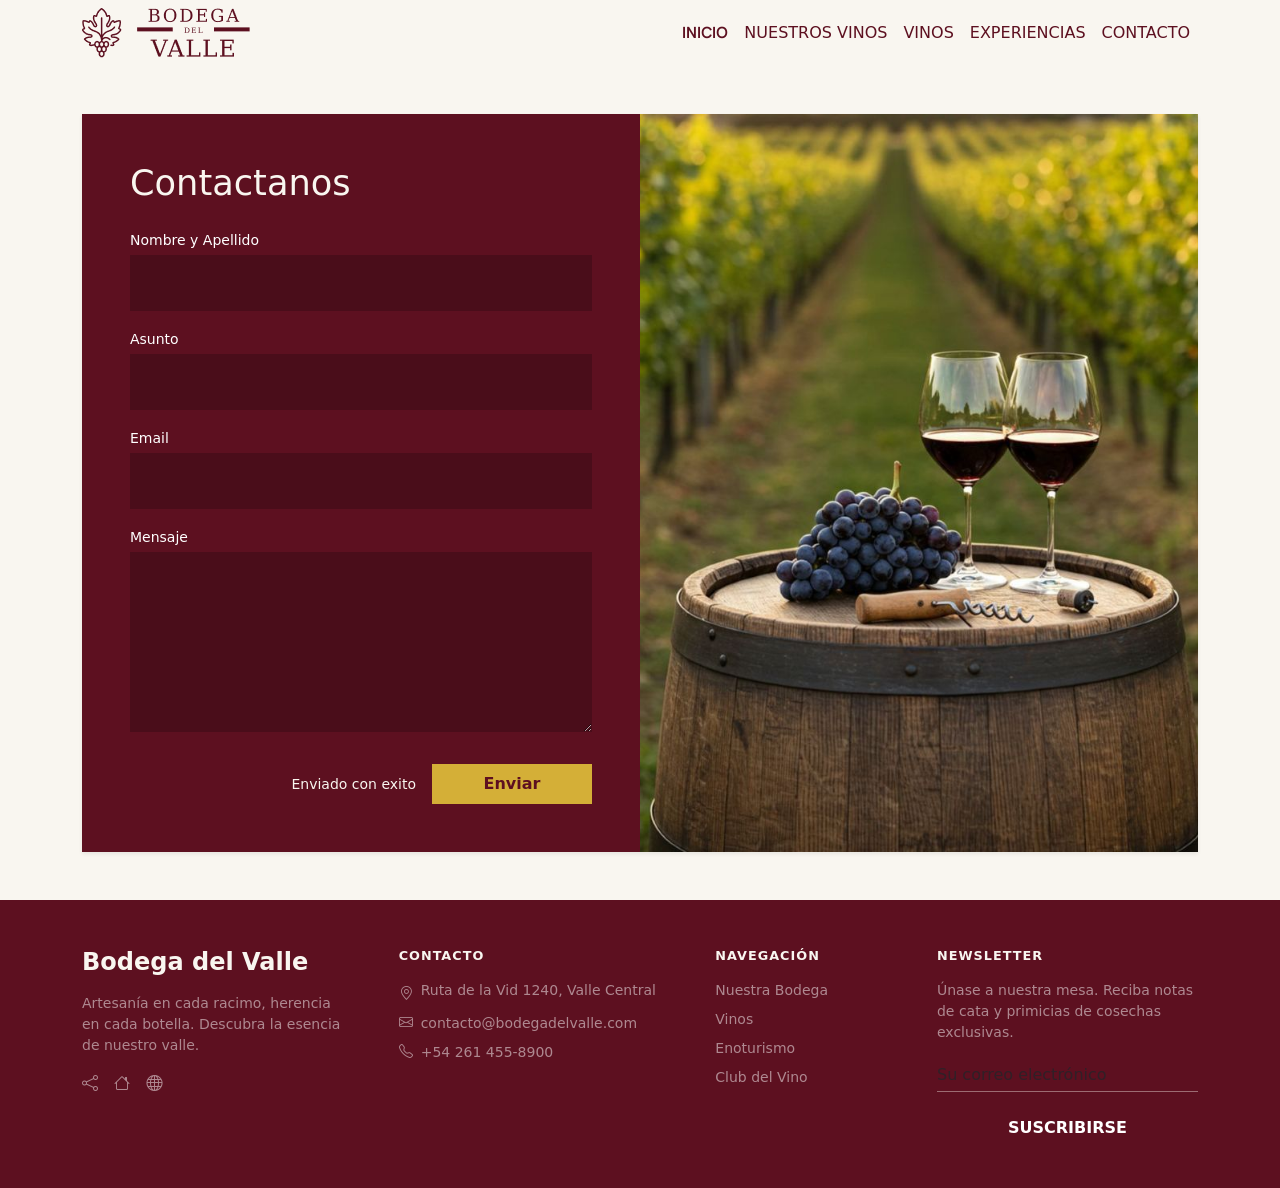
<file: contacto.html>
<!doctype html>
<html lang="es">
  <head>
    <meta charset="UTF-8" />
    <meta name="viewport" content="width=device-width, initial-scale=1.0" />

    <link rel="preconnect" href="https://fonts.googleapis.com" />
    <link rel="preconnect" href="https://fonts.gstatic.com" crossorigin />
    <link
      href="https://fonts.googleapis.com/css2?family=Hanken+Grotesk:ital,wght@0,100..900;1,100..900&display=swap"
      rel="stylesheet"
    />
    <link rel="preconnect" href="https://fonts.gstatic.com" crossorigin />
    <link
      href="https://fonts.googleapis.com/css2?family=Libre+Caslon+Text:ital,wght@0,400;0,700;1,400&display=swap"
      rel="stylesheet"
    />
    <meta charset="UTF-8" />

    <meta name="viewport" content="width=device-width, initial-scale=1.0" />
    <link rel="stylesheet" href="style.css" />
    <link
      href="https://cdn.jsdelivr.net/npm/bootstrap@5.0.2/dist/css/bootstrap.min.css"
      rel="stylesheet"
      integrity="sha384-EVSTQN3/azprG1Anm3QDgpJLIm9Nao0Yz1ztcQTwFspd3yD65VohhpuuCOmLASjC"
      crossorigin="anonymous"
    />
    <link
      rel="stylesheet"
      href="https://cdn.jsdelivr.net/npm/bootstrap-icons@1.11.3/font/bootstrap-icons.min.css"
    />

    <link rel="icon" type="image/svg+xml" href="./img/favicon.png" />

    <title>Contacto</title>
  </head>
  <body>
    <header>
      <nav
        class="navbar navbar-expand-lg navbar-light"
        style="background-color: #f9f6f0"
      >
        <div class="container">
          <img
            src="./logo-header.png"
            class="img-fluid"
            alt="Descripción de la imagen"
          />
          <button
            class="navbar-toggler"
            type="button"
            data-bs-toggle="collapse"
            data-bs-target="#navbarNav"
          >
            <span class="navbar-toggler-icon"></span>
          </button>
          <div class="collapse navbar-collapse" id="navbarNav">
            <ul class="navbar-nav ms-auto">
              <li class="nav-item ff-grotesk">
                <a
                  class="nav-link"
                  href="index.html"
                  style="color: #5d1020"
                  >Inicio</a
                >
              </li>
              <li class="nav-item">
                <a class="nav-link" href="#" style="color: #5d1020"
                  >Nuestros vinos</a
                >
              </li>
              <li class="nav-item">
                <a class="nav-link" href="catalogo.html" style="color: #5d1020">Vinos</a>
              </li>
              <li class="nav-item">
                <a class="nav-link" href="#" style="color: #5d1020"
                  >Experiencias</a
                >
              </li>
              <li class="nav-item">
                <a class="nav-link active" href="contacto.html" style="color: #5d1020">Contacto</a>
              </li>
            </ul>
          </div>
        </div>
      </nav>
    </header>

    <main class="py-5" style="background-color: #f9f6f0">
      <div class="container">
        <div class="row g-0 shadow-sm">
          <div
            class="col-12 col-lg-6 p-4 p-md-5 text-white"
            style="background-color: #5d1020"
          >
            <h2
              class="prin mb-4"
              style="color: #f9f6f0; font-size: 2.2rem"
            >
              Contactanos
            </h2>
            <form action="" class="d-flex flex-column gap-3">
              <div>
                <label for="nombre" class="form-label small mb-1"
                  >Nombre y Apellido</label
                >
                <input
                  type="text"
                  id="nombre"
                  name="nombre"
                  class="form-control rounded-0 border-0 py-3"
                  style="background-color: #4a0d1a; color: #f9f6f0"
                />
              </div>

              <div>
                <label for="asunto" class="form-label small mb-1"
                  >Asunto</label
                >
                <input
                  type="text"
                  id="asunto"
                  name="asunto"
                  class="form-control rounded-0 border-0 py-3"
                  style="background-color: #4a0d1a; color: #f9f6f0"
                />
              </div>

              <div>
                <label for="email" class="form-label small mb-1">Email</label>
                <input
                  type="email"
                  id="email"
                  name="email"
                  class="form-control rounded-0 border-0 py-3"
                  style="background-color: #4a0d1a; color: #f9f6f0"
                />
              </div>

              <div>
                <label for="mensaje" class="form-label small mb-1"
                  >Mensaje</label
                >
                <textarea
                  id="mensaje"
                  name="mensaje"
                  rows="7"
                  class="form-control rounded-0 border-0"
                  style="background-color: #4a0d1a; color: #f9f6f0"
                ></textarea>
              </div>

              <div
                class="d-flex justify-content-end align-items-center gap-3 pt-3"
              >
                <span class="small" style="color: #f9f6f0"
                  >Enviado con exito</span
                >
                <button
                  type="submit"
                  class="btn-segundo rounded-0 px-4 py-2 fw-semibold"
                >
                  Enviar
                </button>
              </div>
            </form>
          </div>

          <div class="col-lg-6 d-none d-lg-block bg-contacto-img"></div>
        </div>
      </div>
    </main>

    <footer class="pt-5 pb-3 bg-fondo2" style="color: #f9f6f0">
      <div class="container pb-4">
        <div class="row g-4 justify-content-between">
          <!-- Columna 1: Marca y Redes -->
          <div class="col-12 col-md-4 col-lg-3">
            <h3 class="h4 fw-bold mb-3" style="color: #f9f6f0">
              Bodega del Valle
            </h3>
            <p class="small text-white-50 mb-3">
              Artesanía en cada racimo, herencia en cada botella. Descubra la
              esencia de nuestro valle.
            </p>
            <!-- Iconos sociales / enlaces -->
            <div class="d-flex gap-3 text-white-50">
              <a href="#" class="text-reset text-decoration-none"
                ><i class="bi bi-share"></i
              ></a>
              <a href="#" class="text-reset text-decoration-none"
                ><i class="bi bi-house"></i
              ></a>
              <a href="#" class="text-reset text-decoration-none"
                ><i class="bi bi-globe"></i
              ></a>
            </div>
          </div>

          <!-- Columna 2: Contacto -->
          <div class="col-12 col-md-4 col-lg-3">
            <h6
              class="fw-bold text-uppercase mb-3 tracking-wider"
              style="color: #f9f6f0; font-size: 0.8rem; letter-spacing: 1px"
            >
              CONTACTO
            </h6>
            <ul
              class="list-unstyled small text-white-50 d-flex flex-column gap-2 mb-0"
            >
              <li class="d-flex align-items-start gap-2">
                <i class="bi bi-geo-alt mt-1"></i>
                <span>Ruta de la Vid 1240, Valle Central</span>
              </li>
              <li class="d-flex align-items-center gap-2">
                <i class="bi bi-envelope"></i>
                <span>contacto@bodegadelvalle.com</span>
              </li>
              <li class="d-flex align-items-center gap-2">
                <i class="bi bi-telephone"></i>
                <span>+54 261 455-8900</span>
              </li>
            </ul>
          </div>

          <!-- Columna 3: Navegación -->
          <div class="col-12 col-md-4 col-lg-2">
            <h6
              class="fw-bold text-uppercase mb-3 tracking-wider"
              style="color: #f9f6f0; font-size: 0.8rem; letter-spacing: 1px"
            >
              NAVEGACIÓN
            </h6>
            <ul
              class="list-unstyled small text-white-50 d-flex flex-column gap-2 mb-0"
            >
              <li>
                <a href="#" class="text-decoration-none text-white-50"
                  >Nuestra Bodega</a
                >
              </li>
              <li>
                <a href="#" class="text-decoration-none text-white-50">Vinos</a>
              </li>
              <li>
                <a href="#" class="text-decoration-none text-white-50"
                  >Enoturismo</a
                >
              </li>
              <li>
                <a href="#" class="text-decoration-none text-white-50"
                  >Club del Vino</a
                >
              </li>
            </ul>
          </div>

          <!-- Columna 4: Newsletter Secundario -->
          <div class="col-12 col-md-6 col-lg-3">
            <h6
              class="fw-bold text-uppercase mb-3 tracking-wider"
              style="color: #f9f6f0; font-size: 0.8rem; letter-spacing: 1px"
            >
              NEWSLETTER
            </h6>
            <p class="small text-white-50 mb-3">
              Únase a nuestra mesa. Reciba notas de cata y primicias de cosechas
              exclusivas.
            </p>
            <form>
              <input
                type="email"
                class="form-control bg-transparent border-0 border-bottom rounded-0 px-0 py-1 mb-3 small"
                placeholder="Su correo electrónico"
                style="
                  border-color: rgba(249, 246, 240, 0.4) !important;
                  color: #f9f6f0;
                "
              />
              <button
                type="submit"
                class="btn-primo text-white rounded-0 w-100 py-2 text-uppercase fw-semibold tracking-wider"
              >
                SUSCRIBIRSE
              </button>
            </form>
          </div>
        </div>

       
      </div>
    </footer>

    <script
      src="https://cdn.jsdelivr.net/npm/bootstrap@5.0.2/dist/js/bootstrap.bundle.min.js"
      integrity="sha384-MrcW6ZMFYlzcLA8Nl+NtUVF0sA7MsXsP1UyJoMp4YLEuNSfAP+JcXn/tWtIaxVXM"
      crossorigin="anonymous"
    ></script>
  </body>
</html>
</file>
<file: style.css>
.ff-grotesk {
  font-family: "Hanken Grotesk", sans-serif;
  font-optical-sizing: auto;
  font-weight: 600;
  font-style: normal;
}
button,
h1 {
  font-family: "Hanken Grotesk", sans-serif;
}
h1 {
  color: #5d1020;
}
.texto-prin[font-family: "Hanken Grotesk", sans-serif;]
  .libre-caslon-text-regular {
  font-family: "Libre Caslon Text", serif;
  font-weight: 700;
  font-style: normal;
}

.libre-caslon-text-bold {
  font-family: "Libre Caslon Text", serif;
  font-weight: 700;
  font-style: normal;
}

.libre-caslon-text-regular-italic {
  font-family: "Libre Caslon Text", serif;
  font-weight: 400;
  font-style: italic;
}
button {
  background: none;
  border: none;
}
.bg-custom-imagen {
  background-image: url("./img/portada-pc-1.jpg");
  background-size: cover; /* Ajusta la imagen para cubrir todo el contenedor */
  background-position: center; /* Centra la imagen */
  background-repeat: no-repeat; /* Evita que se repita en mosaico */
}
.bg-contacto-img {
  background-image: url("./img/contacto-fondo.jpg");
  background-size: cover; /* Ajusta la imagen para cubrir todo el contenedor */
  background-position: center; /* Centra la imagen */
  background-repeat: no-repeat; /* Evita que se repita en mosaico */
}

.btn-primo {
  width: 160px;
  background-color: #5d1020;
  color: #fff;
}
.btn-primo:hover {
  background-color: #be9fa6;
  color: #5d1020;
}
.btn-segundo {
  width: 160px;
  background-color: #d4af37;
  color: #5d1020;
}
.btn-segundo:hover {
  background-color: #6a581c;
  color: #f7f6f6;
}
.btn-tercero {
  border: 1px solid #8a8a8a;
  text-decoration: none;
  border-radius: 4px;
  background-color: transparent;
  color: #3d1c1e;
  transition:
    background-color 0.2s ease,
    border-color 0.2s ease,
    color 0.2s ease;
}
.btn-tercero:hover,
.btn-tercero:focus {
  background-color: #9e9e9e;
  border-color: #9e9e9e;
  color: #2f2f2f;
}

.bg-fondo2 {
  background-color: #5d1020;
}

footer input::placeholder {
  color: rgba(249, 246, 240, 0.6);
}
.navbar-nav .nav-link {
  text-transform: uppercase;
}

@media (max-width: 991.98px) {
  .navbar-toggler {
    margin-left: auto;
  }
  .navbar-collapse {
    position: absolute;
    top: 100%;
    left: 0;
    right: 0;
    z-index: 1030;
    background-color: #ffffff;
    padding: 0.5rem 0.75rem 1rem;
    box-shadow: 0 8px 16px rgba(0, 0, 0, 0.15);
  }
  .navbar-nav .nav-link {
    padding: 0.5rem 0;
    font-size: 1.5rem;
    line-height: 1.2;
    text-transform: none;
  }
  .navbar-nav .nav-link.active {
    position: relative;
  }
  .navbar-nav .nav-link.active::after {
    content: "";
    position: absolute;
    top: 50%;
    right: 0;
    transform: translateY(-50%);
    width: 6px;
    height: 1.15rem;
    background-color: #d4af37;
  }
}
</file>
